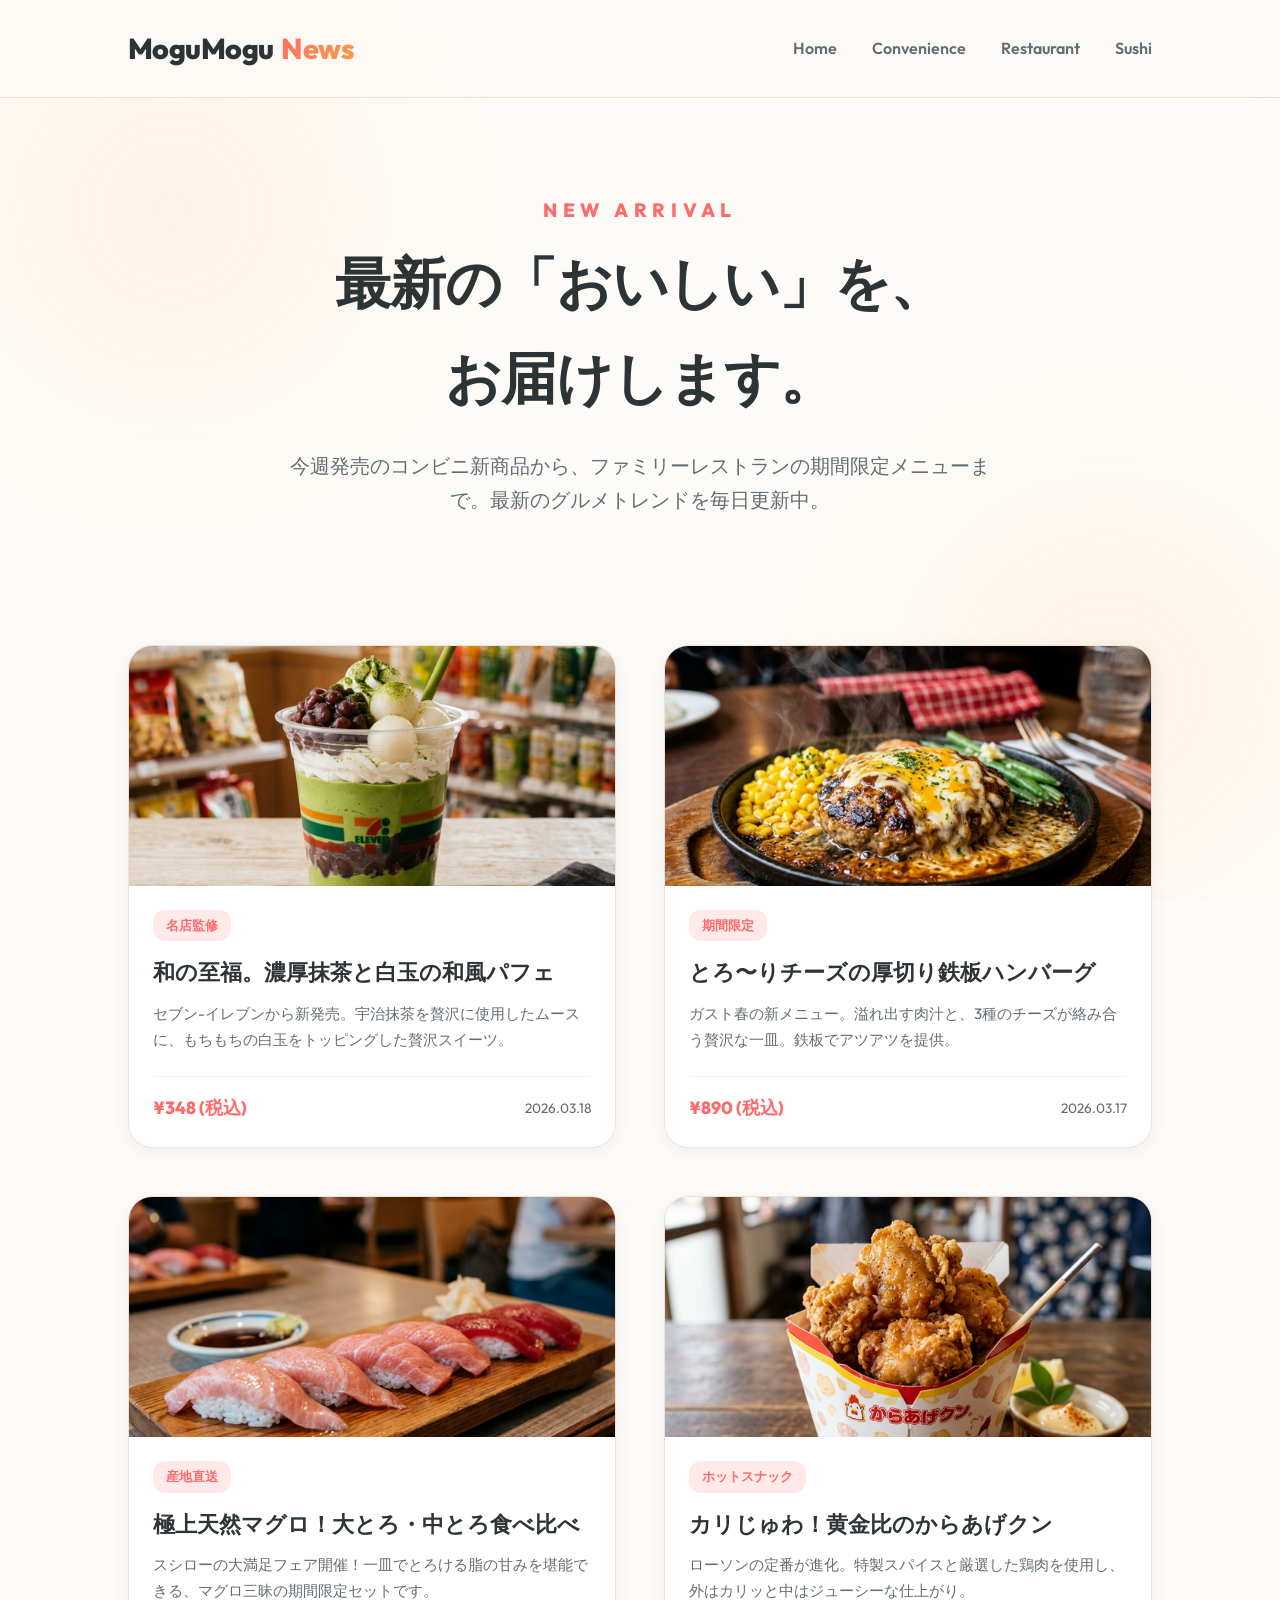
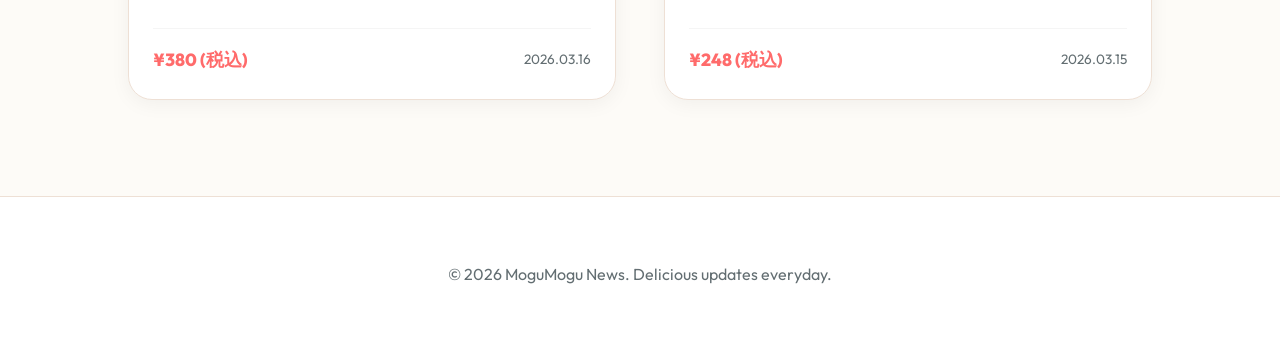
<file: index.html>
<!DOCTYPE html>
<html lang="ja">
<head>
    <meta charset="UTF-8">
    <meta name="viewport" content="width=device-width, initial-scale=1.0">
    <title>MoguMogu News | コンビニ・外食の新メニュー情報</title>
    <meta name="description" content="コンビニの新感覚スイーツから、ファミレス・回転寿司の最新メニューまで。今日食べたい「おいしい」が見つかるグルメメディア。">
    
    <!-- OGP / Social Media -->
    <meta property="og:type" content="website">
    <meta property="og:url" content="https://mogumogunews.pages.dev/">
    <meta property="og:title" content="MoguMogu News | コンビニ・外食の新メニュー情報">
    <meta property="og:description" content="最新の「おいしい」を毎日お届け。コンビニ・ファミレスの新メニュー情報をチェック！">
    <meta property="og:image" content="https://mogumogunews.pages.dev/assets/images/og-main.png">

    <!-- Twitter -->
    <meta name="twitter:card" content="summary_large_image">
    <meta name="twitter:url" content="https://mogumogunews.pages.dev/">
    <meta name="twitter:title" content="MoguMogu News | コンビニ・外食の新メニュー情報">
    <meta name="twitter:description" content="最新の「おいしい」を毎日お届け。コンビニ・ファミレスの新メニュー情報をチェック！">
    <meta name="twitter:image" content="https://mogumogunews.pages.dev/assets/images/og-main.png">

    <link rel="stylesheet" href="css/style.css">
</head>
<body>
    <div class="bg-blobs">
        <div class="blob" style="top: -10%; left: -10%;"></div>
        <div class="blob" style="bottom: -10%; right: -10%;"></div>
    </div>

    <header>
        <a href="index.html" class="logo">MoguMogu<span>News</span></a>
        <nav>
            <a href="#">Home</a>
            <a href="#">Convenience</a>
            <a href="#">Restaurant</a>
            <a href="#">Sushi</a>
        </nav>
    </header>

    <section class="hero fade-in">
        <h1><span>New Arrival</span>最新の「おいしい」を、<br>お届けします。</h1>
        <p>今週発売のコンビニ新商品から、ファミリーレストランの期間限定メニューまで。最新のグルメトレンドを毎日更新中。</p>
    </section>

    <main class="container">
        <div class="grid">
            <!-- Product 1 -->
            <article class="card fade-in" style="animation-delay: 0.1s;" onclick="window.location.href='posts/second-post.html'">
                <div class="card-image-wrapper">
                    <img src="assets/images/matcha_parfait.png" alt="抹茶パフェ" class="card-image">
                </div>
                <div class="card-content">
                    <span class="card-tag">名店監修</span>
                    <h3>和の至福。濃厚抹茶と白玉の和風パフェ</h3>
                    <p>セブン-イレブンから新発売。宇治抹茶を贅沢に使用したムースに、もちもちの白玉をトッピングした贅沢スイーツ。</p>
                    <div class="card-footer">
                        <span class="price">¥348 (税込)</span>
                        <span>2026.03.18</span>
                    </div>
                </div>
            </article>

            <!-- Product 2 -->
            <article class="card fade-in" style="animation-delay: 0.2s;" onclick="window.location.href='posts/first-post.html'">
                <div class="card-image-wrapper">
                    <img src="assets/images/hamburger_steak.png" alt="鉄板ハンバーグ" class="card-image">
                </div>
                <div class="card-content">
                    <span class="card-tag">期間限定</span>
                    <h3>とろ〜りチーズの厚切り鉄板ハンバーグ</h3>
                    <p>ガスト春の新メニュー。溢れ出す肉汁と、3種のチーズが絡み合う贅沢な一皿。鉄板でアツアツを提供。</p>
                    <div class="card-footer">
                        <span class="price">¥890 (税込)</span>
                        <span>2026.03.17</span>
                    </div>
                </div>
            </article>

            <!-- Product 3 -->
            <article class="card fade-in" style="animation-delay: 0.3s;">
                <div class="card-image-wrapper">
                    <img src="assets/images/tuna_sushi.png" alt="マグロづくし" class="card-image">
                </div>
                <div class="card-content">
                    <span class="card-tag">産地直送</span>
                    <h3>極上天然マグロ！大とろ・中とろ食べ比べ</h3>
                    <p>スシローの大満足フェア開催！一皿でとろける脂の甘みを堪能できる、マグロ三昧の期間限定セットです。</p>
                    <div class="card-footer">
                        <span class="price">¥380 (税込)</span>
                        <span>2026.03.16</span>
                    </div>
                </div>
            </article>

            <!-- Product 4 -->
            <article class="card fade-in" style="animation-delay: 0.4s;">
                <div class="card-image-wrapper">
                    <img src="assets/images/fried_chicken.png" alt="からあげクン" class="card-image">
                </div>
                <div class="card-content">
                    <span class="card-tag">ホットスナック</span>
                    <h3>カリじゅわ！黄金比のからあげクン</h3>
                    <p>ローソンの定番が進化。特製スパイスと厳選した鶏肉を使用し、外はカリッと中はジューシーな仕上がり。</p>
                    <div class="card-footer">
                        <span class="price">¥248 (税込)</span>
                        <span>2026.03.15</span>
                    </div>
                </div>
            </article>
        </div>
    </main>

    <footer>
        <p>&copy; 2026 MoguMogu News. Delicious updates everyday.</p>
    </footer>

    <script src="js/app.js"></script>
</body>
</html>
</file>
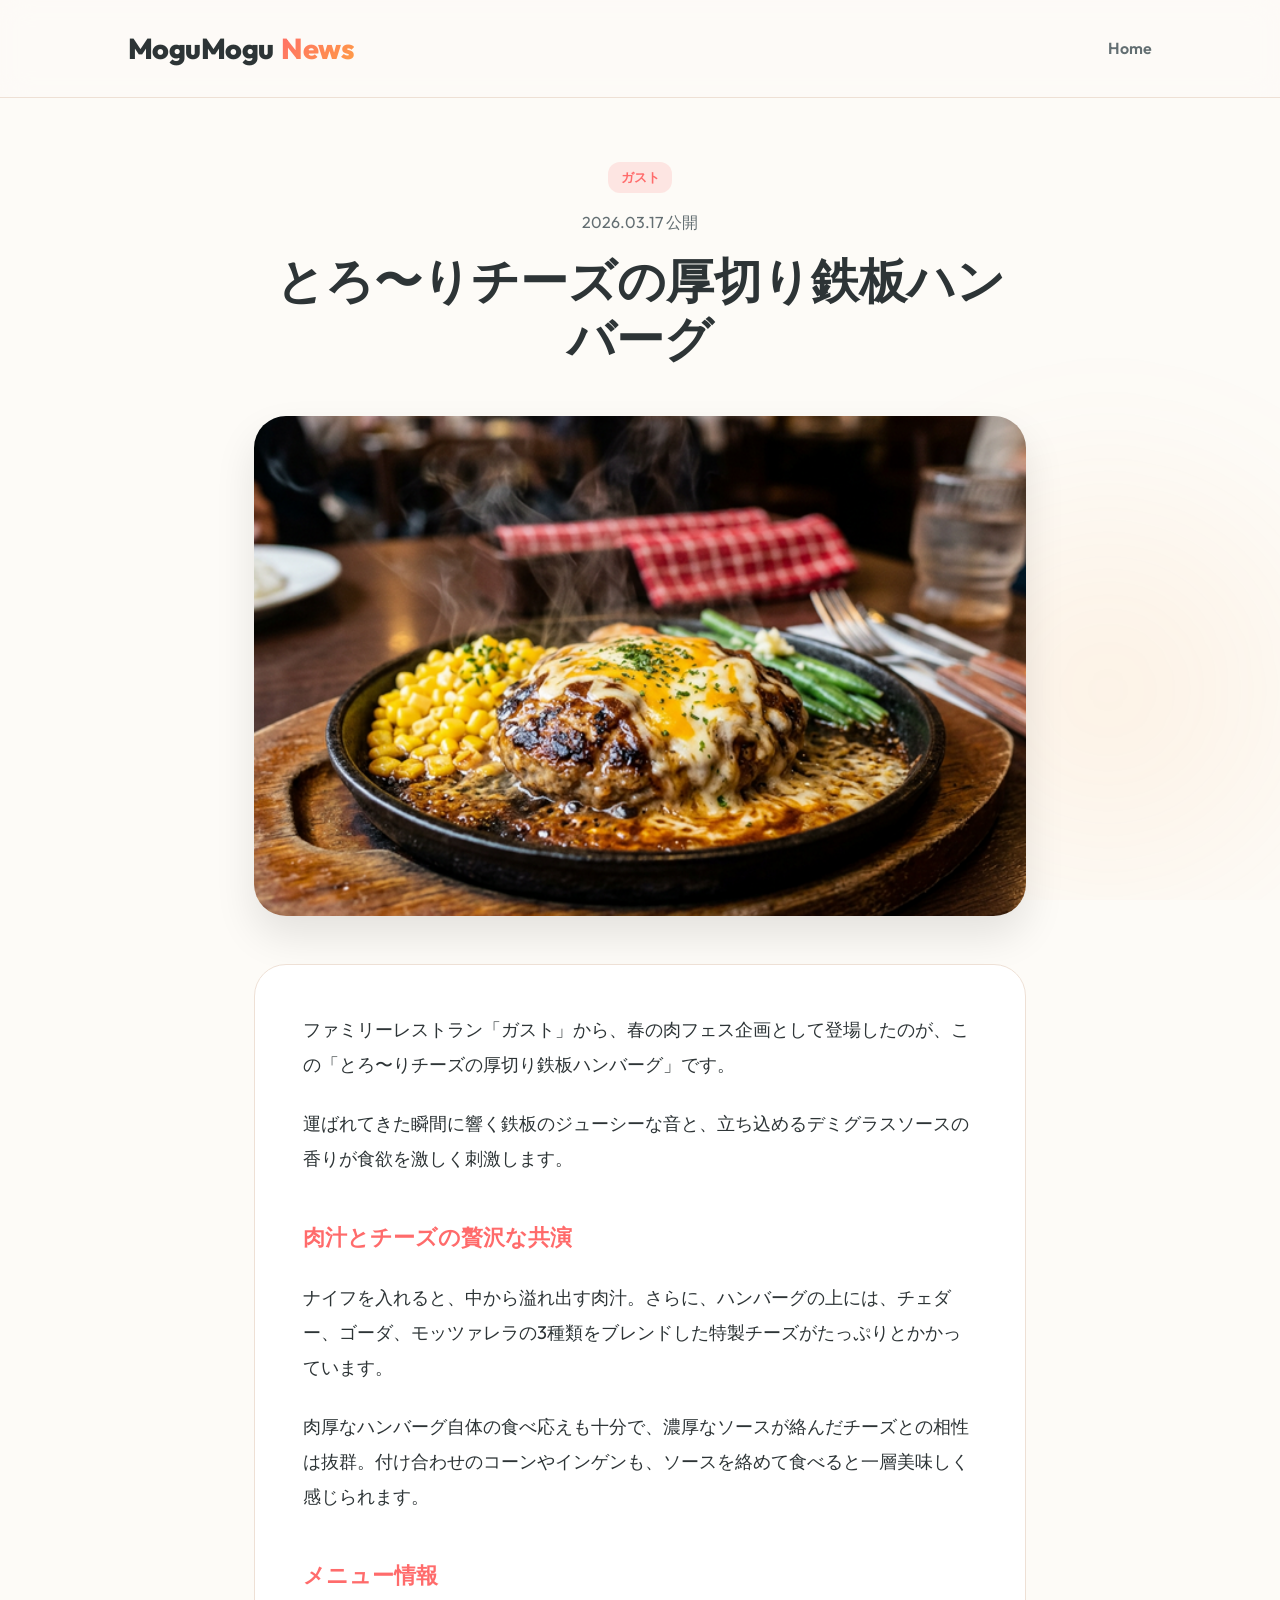
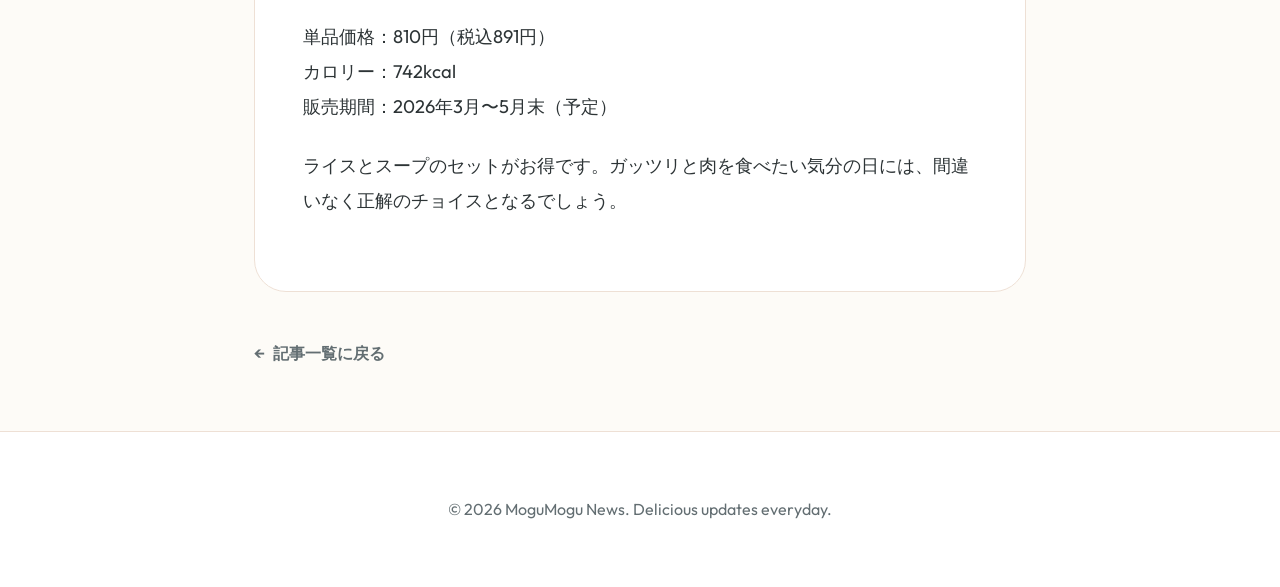
<file: posts/first-post.html>
<!DOCTYPE html>
<html lang="ja">
<head>
    <meta charset="UTF-8">
    <meta name="viewport" content="width=device-width, initial-scale=1.0">
    <title>とろ〜りチーズの厚切り鉄板ハンバーグ | MoguMogu News</title>
    
    <!-- OGP / Social Media -->
    <meta property="og:type" content="article">
    <meta property="og:url" content="https://mogumogunews.pages.dev/posts/first-post.html">
    <meta property="og:title" content="とろ〜りチーズの厚切り鉄板ハンバーグ | MoguMogu News">
    <meta property="og:description" content="ガスト春の新メニュー。溢れ出す肉汁と、3種のチーズが絡み合う贅沢な一皿をレポート！">
    <meta property="og:image" content="https://mogumogunews.pages.dev/assets/images/hamburger_steak.png">

    <!-- Twitter -->
    <meta name="twitter:card" content="summary_large_image">
    <meta name="twitter:title" content="とろ〜りチーズの厚切り鉄板ハンバーグ | MoguMogu News">
    <meta name="twitter:description" content="ガスト春の新メニュー。溢れ出す肉汁と、3種のチーズが絡み合う贅沢な一皿をレポート！">
    <meta name="twitter:image" content="https://mogumogunews.pages.dev/assets/images/hamburger_steak.png">

    <link rel="stylesheet" href="../css/style.css">
</head>
<body>
    <div class="bg-blobs">
        <div class="blob" style="bottom: -10%; right: -10%;"></div>
    </div>

    <header>
        <a href="../index.html" class="logo">MoguMogu<span>News</span></a>
        <nav>
            <a href="../index.html">Home</a>
        </nav>
    </header>

    <main class="post-container fade-in">
        <div class="post-header">
            <span class="card-tag">ガスト</span>
            <div class="post-meta">2026.03.17 公開</div>
            <h1>とろ〜りチーズの厚切り鉄板ハンバーグ</h1>
        </div>

        <img src="../assets/images/hamburger_steak.png" alt="鉄板ハンバーグ" class="post-image-hero">

        <div class="post-content">
            <p>ファミリーレストラン「ガスト」から、春の肉フェス企画として登場したのが、この「とろ〜りチーズの厚切り鉄板ハンバーグ」です。</p>
            <p>運ばれてきた瞬間に響く鉄板のジューシーな音と、立ち込めるデミグラスソースの香りが食欲を激しく刺激します。</p>
            
            <h3>肉汁とチーズの贅沢な共演</h3>
            <p>ナイフを入れると、中から溢れ出す肉汁。さらに、ハンバーグの上には、チェダー、ゴーダ、モッツァレラの3種類をブレンドした特製チーズがたっぷりとかかっています。</p>
            <p>肉厚なハンバーグ自体の食べ応えも十分で、濃厚なソースが絡んだチーズとの相性は抜群。付け合わせのコーンやインゲンも、ソースを絡めて食べると一層美味しく感じられます。</p>

            <h3>メニュー情報</h3>
            <p>単品価格：810円（税込891円）<br>
               カロリー：742kcal<br>
               販売期間：2026年3月〜5月末（予定）</p>
            
            <p>ライスとスープのセットがお得です。ガッツリと肉を食べたい気分の日には、間違いなく正解のチョイスとなるでしょう。</p>
        </div>

        <a href="../index.html" class="back-link">
            <span>←</span> 記事一覧に戻る
        </a>
    </main>

    <footer>
        <p>&copy; 2026 MoguMogu News. Delicious updates everyday.</p>
    </footer>

    <script src="../js/app.js"></script>
</body>
</html>
</file>
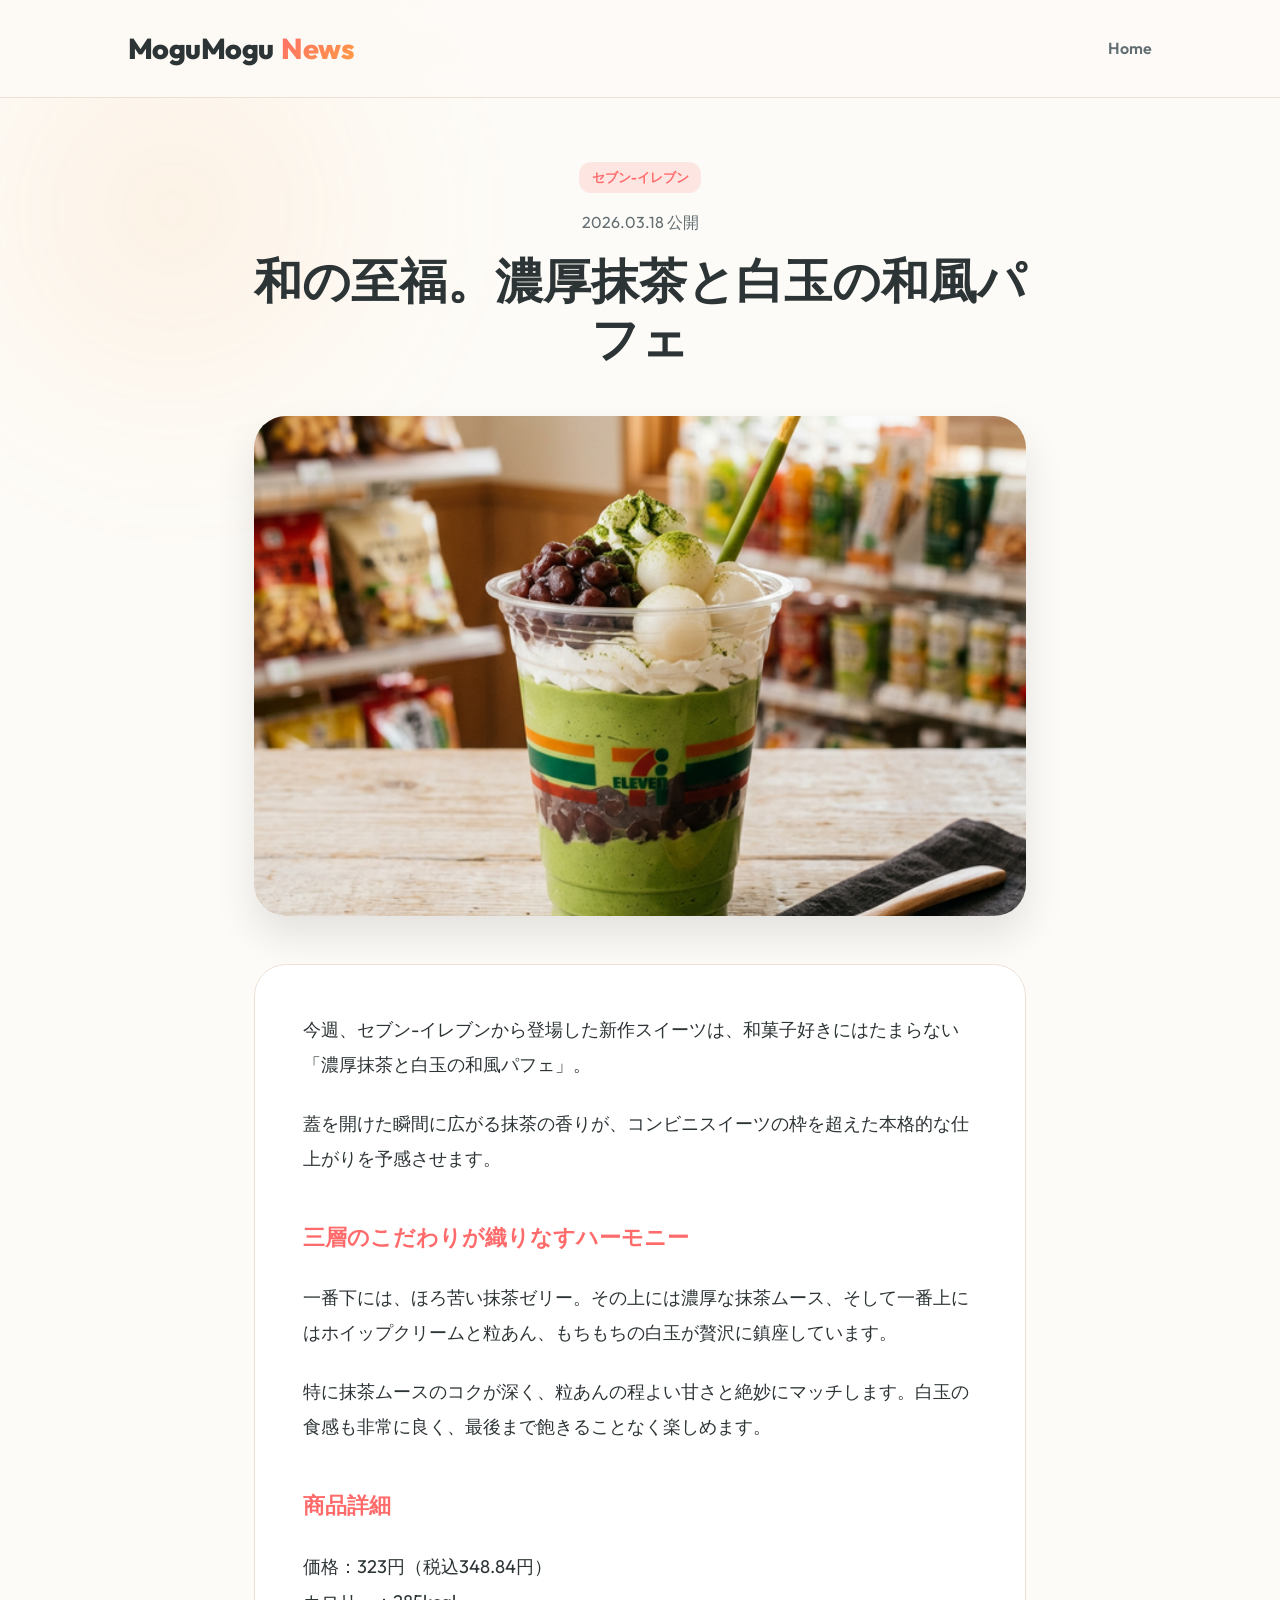
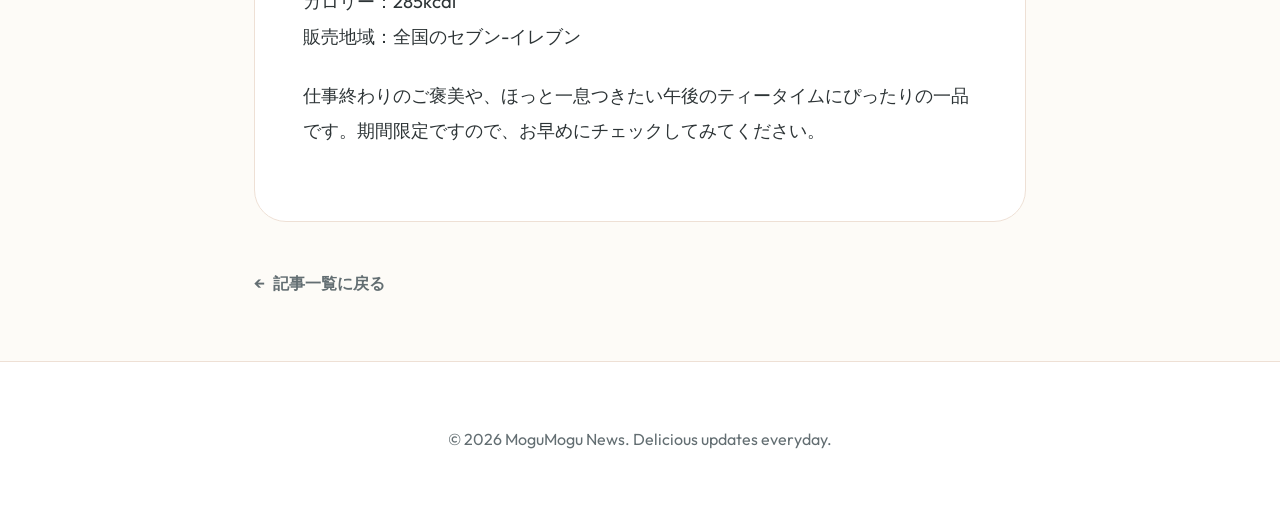
<file: posts/second-post.html>
<!DOCTYPE html>
<html lang="ja">
<head>
    <meta charset="UTF-8">
    <meta name="viewport" content="width=device-width, initial-scale=1.0">
    <title>和の至福。濃厚抹茶と白玉の和風パフェ | MoguMogu News</title>
    
    <!-- OGP / Social Media -->
    <meta property="og:type" content="article">
    <meta property="og:url" content="https://mogumogunews.pages.dev/posts/second-post.html">
    <meta property="og:title" content="和の至福。濃厚抹茶と白玉の和風パフェ | MoguMogu News">
    <meta property="og:description" content="セブン-イレブン新発売。宇治抹茶を贅沢に使用した濃厚ムースと白玉の絶品和スイーツ。">
    <meta property="og:image" content="https://mogumogunews.pages.dev/assets/images/matcha_parfait.png">

    <!-- Twitter -->
    <meta name="twitter:card" content="summary_large_image">
    <meta name="twitter:title" content="和の至福。濃厚抹茶と白玉の和風パフェ | MoguMogu News">
    <meta name="twitter:description" content="セブン-イレブン新発売。宇治抹茶を贅沢に使用した濃厚ムースと白玉の絶品和スイーツ。">
    <meta name="twitter:image" content="https://mogumogunews.pages.dev/assets/images/matcha_parfait.png">

    <link rel="stylesheet" href="../css/style.css">
</head>
<body>
    <div class="bg-blobs">
        <div class="blob" style="top: -10%; left: -10%;"></div>
    </div>

    <header>
        <a href="../index.html" class="logo">MoguMogu<span>News</span></a>
        <nav>
            <a href="../index.html">Home</a>
        </nav>
    </header>

    <main class="post-container fade-in">
        <div class="post-header">
            <span class="card-tag">セブン-イレブン</span>
            <div class="post-meta">2026.03.18 公開</div>
            <h1>和の至福。濃厚抹茶と白玉の和風パフェ</h1>
        </div>

        <img src="../assets/images/matcha_parfait.png" alt="抹茶パフェ" class="post-image-hero">

        <div class="post-content">
            <p>今週、セブン-イレブンから登場した新作スイーツは、和菓子好きにはたまらない「濃厚抹茶と白玉の和風パフェ」。</p>
            <p>蓋を開けた瞬間に広がる抹茶の香りが、コンビニスイーツの枠を超えた本格的な仕上がりを予感させます。</p>
            
            <h3>三層のこだわりが織りなすハーモニー</h3>
            <p>一番下には、ほろ苦い抹茶ゼリー。その上には濃厚な抹茶ムース、そして一番上にはホイップクリームと粒あん、もちもちの白玉が贅沢に鎮座しています。</p>
            <p>特に抹茶ムースのコクが深く、粒あんの程よい甘さと絶妙にマッチします。白玉の食感も非常に良く、最後まで飽きることなく楽しめます。</p>

            <h3>商品詳細</h3>
            <p>価格：323円（税込348.84円）<br>
               カロリー：285kcal<br>
               販売地域：全国のセブン-イレブン</p>
            
            <p>仕事終わりのご褒美や、ほっと一息つきたい午後のティータイムにぴったりの一品です。期間限定ですので、お早めにチェックしてみてください。</p>
        </div>

        <a href="../index.html" class="back-link">
            <span>←</span> 記事一覧に戻る
        </a>
    </main>

    <footer>
        <p>&copy; 2026 MoguMogu News. Delicious updates everyday.</p>
    </footer>

    <script src="../js/app.js"></script>
</body>
</html>
</file>
<file: css/style.css>
@import url('https://fonts.googleapis.com/css2?family=Outfit:wght@300;400;600;800&family=Noto+Sans+JP:wght@400;700&display=swap');

:root {
    --bg-color: #fdfbf7;
    --surface-color: #ffffff;
    --border-color: #eee0d5;
    --accent-color: #ff6b6b;
    --accent-secondary: #ff9f43;
    --accent-glow: rgba(255, 107, 107, 0.15);
    --text-primary: #2d3436;
    --text-secondary: #636e72;
    --transition-speed: 0.3s;
}

* {
    margin: 0;
    padding: 0;
    box-sizing: border-box;
}

body {
    font-family: 'Outfit', 'Noto+Sans+JP', sans-serif;
    background-color: var(--bg-color);
    color: var(--text-primary);
    line-height: 1.7;
    overflow-x: hidden;
}

/* Background Elements */
.bg-blobs {
    position: fixed;
    top: 0;
    left: 0;
    width: 100%;
    height: 100%;
    z-index: -1;
    overflow: hidden;
}

.blob {
    position: absolute;
    width: 600px;
    height: 600px;
    background: radial-gradient(circle, rgba(255, 159, 67, 0.1) 0%, transparent 70%);
    filter: blur(50px);
    border-radius: 50%;
    animation: move 25s infinite alternate;
}

@keyframes move {
    from { transform: translate(-10%, -10%) rotate(0deg); }
    to { transform: translate(15%, 15%) rotate(180deg); }
}

/* Layout */
header {
    padding: 1.5rem 10%;
    display: flex;
    justify-content: space-between;
    align-items: center;
    background: rgba(253, 251, 247, 0.8);
    backdrop-filter: blur(15px);
    position: sticky;
    top: 0;
    z-index: 100;
    border-bottom: 1px solid var(--border-color);
}

.logo {
    font-size: 1.8rem;
    font-weight: 800;
    letter-spacing: -0.02em;
    color: var(--text-primary);
    text-decoration: none;
    display: flex;
    align-items: center;
    gap: 0.5rem;
}

.logo span {
    color: var(--accent-color);
    background: linear-gradient(135deg, var(--accent-color), var(--accent-secondary));
    -webkit-background-clip: text;
    background-clip: text;
    -webkit-text-fill-color: transparent;
}

nav a {
    color: var(--text-secondary);
    text-decoration: none;
    margin-left: 2rem;
    font-size: 1rem;
    font-weight: 600;
    transition: var(--transition-speed);
}

nav a:hover {
    color: var(--accent-color);
}

/* Hero */
.hero {
    padding: 6rem 10% 4rem;
    text-align: center;
}

.hero h1 {
    font-size: 3.5rem;
    font-weight: 800;
    margin-bottom: 1.5rem;
    letter-spacing: -0.02em;
    color: var(--text-primary);
}

.hero h1 span {
    display: block;
    font-size: 1.2rem;
    color: var(--accent-color);
    text-transform: uppercase;
    letter-spacing: 0.3em;
    margin-bottom: 0.5rem;
}

.hero p {
    font-size: 1.25rem;
    color: var(--text-secondary);
    max-width: 700px;
    margin: 0 auto 2rem;
}

/* Blog Grid */
.container {
    padding: 2rem 10% 6rem;
    max-width: 1400px;
    margin: 0 auto;
}

.grid {
    display: grid;
    grid-template-columns: repeat(auto-fill, minmax(320px, 1fr));
    gap: 3rem;
}

.card {
    background: var(--surface-color);
    border: 1px solid var(--border-color);
    border-radius: 24px;
    overflow: hidden;
    transition: all 0.4s cubic-bezier(0.165, 0.84, 0.44, 1);
    cursor: pointer;
    box-shadow: 0 4px 20px rgba(0, 0, 0, 0.05);
}

.card:hover {
    transform: translateY(-8px);
    box-shadow: 0 20px 40px rgba(0, 0, 0, 0.08);
    border-color: var(--accent-color);
}

.card-image-wrapper {
    width: 100%;
    height: 240px;
    overflow: hidden;
    position: relative;
}

.card-image {
    width: 100%;
    height: 100%;
    object-fit: cover;
    transition: transform 0.6s;
}

.card:hover .card-image {
    transform: scale(1.05);
}

.card-content {
    padding: 1.5rem;
}

.card-tag {
    display: inline-block;
    padding: 0.3rem 0.8rem;
    background: var(--accent-glow);
    color: var(--accent-color);
    border-radius: 12px;
    font-size: 0.8rem;
    font-weight: 700;
    margin-bottom: 1rem;
}

.card h3 {
    font-size: 1.4rem;
    margin-bottom: 0.75rem;
    line-height: 1.4;
    font-weight: 700;
}

.card p {
    color: var(--text-secondary);
    font-size: 0.95rem;
    margin-bottom: 1.5rem;
    display: -webkit-box;
    -webkit-line-clamp: 2;
    -webkit-box-orient: vertical;
    overflow: hidden;
}

.card-footer {
    display: flex;
    justify-content: space-between;
    align-items: center;
    color: var(--text-secondary);
    font-size: 0.85rem;
    padding-top: 1rem;
    border-top: 1px solid #f5f5f5;
}

.price {
    font-weight: 800;
    color: var(--accent-color);
    font-size: 1.1rem;
}

/* Footer */
footer {
    padding: 4rem 10%;
    text-align: center;
    background: #fff;
    border-top: 1px solid var(--border-color);
    color: var(--text-secondary);
}

/* Micro-animations */
.fade-in {
    opacity: 0;
    transform: translateY(30px);
    animation: fadeIn 0.8s forwards ease-out;
}

@keyframes fadeIn {
    to {
        opacity: 1;
        transform: translateY(0);
    }
}

@media (max-width: 768px) {
    .hero h1 { font-size: 2.5rem; }
    header { padding: 1rem 5%; }
    .container { padding: 2rem 5%; }
    .grid { gap: 2rem; }
}

/* Post Page Styles */
.post-container {
    max-width: 900px;
    margin: 4rem auto;
    padding: 0 5%;
}

.post-header {
    margin-bottom: 3rem;
    text-align: center;
}

.post-header h1 {
    font-size: 3rem;
    margin: 1rem 0;
    line-height: 1.2;
    color: var(--text-primary);
}

.post-image-hero {
    width: 100%;
    height: 500px;
    object-fit: cover;
    border-radius: 32px;
    margin-bottom: 3rem;
    box-shadow: 0 20px 40px rgba(0, 0, 0, 0.1);
    display: block;
}

.post-meta {
    color: var(--text-secondary);
    font-size: 1rem;
    margin-bottom: 1rem;
}

.post-content {
    font-size: 1.15rem;
    line-height: 1.9;
    color: var(--text-primary);
    background: #fff;
    padding: 3rem;
    border-radius: 32px;
    border: 1px solid var(--border-color);
}

.post-content h2, .post-content h3 {
    margin: 2.5rem 0 1.5rem;
    color: var(--accent-color);
    font-weight: 700;
}

.post-content p {
    margin-bottom: 1.5rem;
}

.back-link {
    display: inline-flex;
    align-items: center;
    margin-top: 3rem;
    color: var(--text-secondary);
    text-decoration: none;
    font-weight: 600;
    transition: var(--transition-speed);
    gap: 0.5rem;
}

.back-link:hover {
    color: var(--accent-color);
    transform: translateX(-5px);
}

@media (max-width: 768px) {
    .post-header h1 { font-size: 2rem; }
    .post-image-hero { height: 300px; }
    .post-content { padding: 2rem 1.5rem; }
}
</file>
